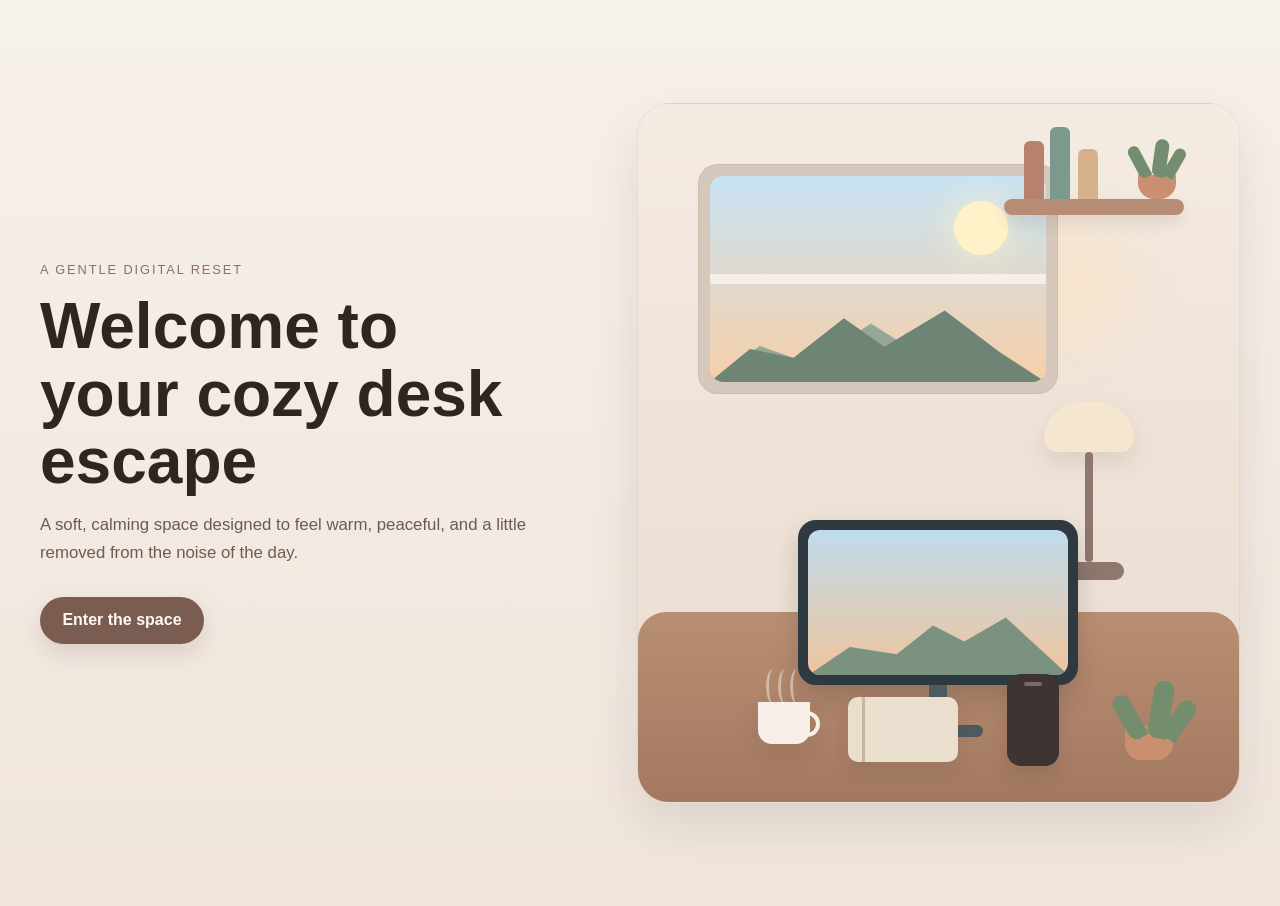
<file: index.html>
<!DOCTYPE html>
<html lang="en">
  <head>
    <meta charset="UTF-8" />
    <meta name="viewport" content="width=device-width, initial-scale=1.0" />
    <title>Cozy Desk Escape</title>
    <href:camping.html> </href:camping.html>
    <link rel="stylesheet" href="style.css" />
  </head>
  <body>
    <main class="page">
      <section class="hero">
        <div class="hero-text">
          <p class="eyebrow">a gentle digital reset</p>
          <h1>Welcome to your cozy desk escape</h1>
          <p class="description">
            A soft, calming space designed to feel warm, peaceful, and a little
            removed from the noise of the day.
          </p>
          <a href="#desk-scene" class="button">Enter the space</a>
        </div>

        <div class="desk-wrapper" id="desk-scene">
          <div class="wall-glow"></div>

          <div class="window">
            <div class="window-frame">
              <div class="sky"></div>
              <div class="mountains mountain-back"></div>
              <div class="mountains mountain-front"></div>
              <div class="sun"></div>
            </div>
          </div>

          <div class="shelf">
            <div class="book book-1"></div>
            <div class="book book-2"></div>
            <div class="book book-3"></div>
            <div class="plant-small">
              <span class="pot"></span>
              <span class="leaf leaf-1"></span>
              <span class="leaf leaf-2"></span>
              <span class="leaf leaf-3"></span>
            </div>
          </div>

          <div class="lamp">
            <div class="lamp-shade"></div>
            <div class="lamp-neck"></div>
            <div class="lamp-base"></div>
          </div>

          <div class="desk">
            <div class="monitor">
              <div class="monitor-screen">
                <div class="screen-view"></div>
              </div>
              <div class="monitor-stand"></div>
            </div>

            <div class="mug">
              <div class="steam steam-1"></div>
              <div class="steam steam-2"></div>
              <div class="steam steam-3"></div>
            </div>

            <div class="notebook"></div>
            <div class="phone"></div>

            <div class="plant">
              <span class="pot"></span>
              <span class="leaf leaf-1"></span>
              <span class="leaf leaf-2"></span>
              <span class="leaf leaf-3"></span>
            </div>
          </div>
        </div>
      </section>
    </main>
  </body>
</html>
</file>
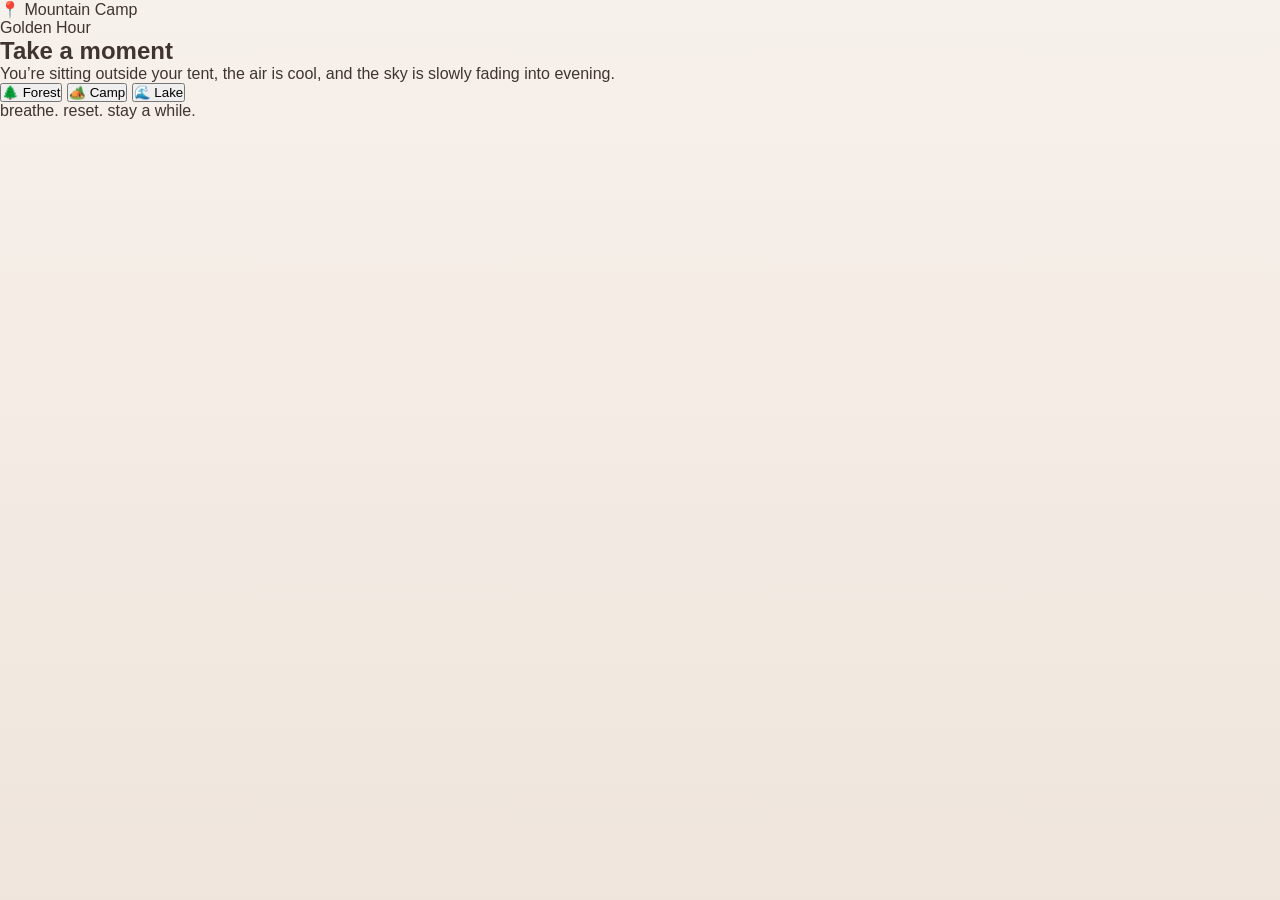
<file: camping.html>
<!DOCTYPE html>
<html lang="en">
<head>
  <meta charset="UTF-8" />
  <meta name="viewport" content="width=device-width, initial-scale=1.0" />
  <title>Camping Escape</title>
  <link rel="stylesheet" href="style.css" />
</head>
<body class="camping-body">

  <div class="overlay"></div>

  <main class="camping-container">

    <header class="top-bar">
      <p class="location">📍 Mountain Camp</p>
      <p class="time">Golden Hour</p>
    </header>

    <section class="center-content">
      <h1>Take a moment</h1>
      <p class="subtitle">
        You’re sitting outside your tent, the air is cool, and the sky is slowly fading into evening.
      </p>
    </section>

    <section class="bottom-bar">
      <div class="controls">
        <button>🌲 Forest</button>
        <button>🏕️ Camp</button>
        <button>🌊 Lake</button>
      </div>

      <p class="note">breathe. reset. stay a while.</p>
    </section>

  </main>

</body>
</html>
</file>
<file: style.css>
/* RESET */
* {
  margin: 0;
  padding: 0;
  box-sizing: border-box;
}

html {
  scroll-behavior: smooth;
}

body {
  font-family: "Segoe UI", Tahoma, Geneva, Verdana, sans-serif;
  background: linear-gradient(180deg, #f7f1eb 0%, #efe5dc 100%);
  color: #3f342f;
  min-height: 100vh;
}

/* PAGE LAYOUT */
.page {
  min-height: 100vh;
  padding: 3rem 1.5rem;
}

.hero {
  max-width: 1200px;
  margin: 0 auto;
  display: grid;
  grid-template-columns: 1fr 1.1fr;
  gap: 3rem;
  align-items: center;
  min-height: 90vh;
}

.hero-text {
  max-width: 500px;
}

.eyebrow {
  text-transform: uppercase;
  letter-spacing: 0.12rem;
  font-size: 0.8rem;
  color: #8b6f63;
  margin-bottom: 1rem;
}

.hero-text h1 {
  font-size: clamp(2.4rem, 5vw, 4.5rem);
  line-height: 1.05;
  margin-bottom: 1rem;
  color: #2f2521;
}

.description {
  font-size: 1.05rem;
  line-height: 1.7;
  color: #6f5a51;
  margin-bottom: 1.8rem;
}

.button {
  display: inline-block;
  text-decoration: none;
  background: #7a5c50;
  color: #fffaf7;
  padding: 0.9rem 1.4rem;
  border-radius: 999px;
  font-weight: 600;
  transition: transform 0.25s ease, background 0.25s ease;
  box-shadow: 0 10px 25px rgba(122, 92, 80, 0.18);
}

.button:hover {
  background: #674a3f;
  transform: translateY(-2px);
}

/* DESK SCENE */
.desk-wrapper {
  position: relative;
  height: 700px;
  border-radius: 32px;
  background: linear-gradient(180deg, #f4ebe3 0%, #eadbce 100%);
  overflow: hidden;
  box-shadow: 0 20px 50px rgba(79, 57, 48, 0.12);
  border: 1px solid rgba(120, 93, 80, 0.08);
}

.wall-glow {
  position: absolute;
  top: 70px;
  right: 60px;
  width: 220px;
  height: 220px;
  background: radial-gradient(circle, rgba(255, 222, 173, 0.4) 0%, rgba(255, 222, 173, 0) 70%);
  filter: blur(10px);
}

/* WINDOW */
.window {
  position: absolute;
  top: 60px;
  left: 60px;
  width: 360px;
  height: 230px;
  background: #d7c8bc;
  border-radius: 20px;
  padding: 12px;
  box-shadow: inset 0 0 0 1px rgba(90, 70, 60, 0.08);
}

.window-frame {
  position: relative;
  width: 100%;
  height: 100%;
  border-radius: 14px;
  overflow: hidden;
  background: linear-gradient(180deg, #cfe4f4 0%, #f8d9b8 100%);
}

.window-frame::before,
.window-frame::after {
  content: "";
  position: absolute;
  background: rgba(255, 250, 245, 0.7);
}

.window-frame::before {
  top: 0;
  left: 50%;
  transform: translateX(-50%);
  width: 10px;
  height: 100%;
}

.window-frame::after {
  top: 50%;
  left: 0;
  transform: translateY(-50%);
  width: 100%;
  height: 10px;
}

.sky {
  position: absolute;
  inset: 0;
  background: linear-gradient(180deg, #c8e3f4 0%, #f7cfa8 100%);
}

.sun {
  position: absolute;
  top: 25px;
  right: 38px;
  width: 54px;
  height: 54px;
  background: #fff2c8;
  border-radius: 50%;
  box-shadow: 0 0 35px rgba(255, 242, 200, 0.85);
}

.mountains {
  position: absolute;
  bottom: 0;
  width: 100%;
}

.mountain-back {
  height: 90px;
  background: #8ca395;
  clip-path: polygon(0 100%, 15% 60%, 30% 80%, 48% 35%, 65% 75%, 78% 50%, 100% 100%);
  opacity: 0.9;
}

.mountain-front {
  height: 110px;
  background: #6e8576;
  clip-path: polygon(0 100%, 12% 70%, 25% 78%, 40% 42%, 52% 68%, 70% 35%, 86% 72%, 100% 100%);
}

/* SHELF */
.shelf {
  position: absolute;
  top: 95px;
  right: 55px;
  width: 180px;
  height: 16px;
  background: #b68d74;
  border-radius: 20px;
  box-shadow: 0 8px 15px rgba(77, 55, 45, 0.12);
}

.book {
  position: absolute;
  bottom: 16px;
  width: 20px;
  border-radius: 6px 6px 0 0;
}

.book-1 {
  left: 20px;
  height: 58px;
  background: #b7816d;
}

.book-2 {
  left: 46px;
  height: 72px;
  background: #7b9a8d;
}

.book-3 {
  left: 74px;
  height: 50px;
  background: #d5b28c;
}

/* LAMP */
.lamp {
  position: absolute;
  right: 90px;
  bottom: 180px;
  width: 120px;
  height: 220px;
}

.lamp-shade {
  width: 90px;
  height: 50px;
  background: #f5e6cf;
  border-radius: 50px 50px 18px 18px;
  margin: 0 auto;
  box-shadow: 0 10px 25px rgba(80, 60, 45, 0.12);
}

.lamp-neck {
  width: 8px;
  height: 110px;
  background: #8f776d;
  margin: 0 auto;
  border-radius: 10px;
}

.lamp-base {
  width: 70px;
  height: 18px;
  background: #8f776d;
  margin: 0 auto;
  border-radius: 999px;
}

/* DESK */
.desk {
  position: absolute;
  bottom: 0;
  left: 0;
  width: 100%;
  height: 190px;
  background: linear-gradient(180deg, #b98f73 0%, #a27860 100%);
  border-top-left-radius: 28px;
  border-top-right-radius: 28px;
}

.monitor {
  position: absolute;
  left: 50%;
  transform: translateX(-50%);
  bottom: 75px;
  width: 280px;
}

.monitor-screen {
  width: 280px;
  height: 165px;
  background: #2f3940;
  border-radius: 18px;
  padding: 10px;
  box-shadow: 0 12px 24px rgba(35, 35, 35, 0.18);
}

.screen-view {
  width: 100%;
  height: 100%;
  border-radius: 12px;
  background: linear-gradient(180deg, #bfdced 0%, #efc49c 100%);
  position: relative;
  overflow: hidden;
}

.screen-view::before {
  content: "";
  position: absolute;
  bottom: 0;
  width: 100%;
  height: 55%;
  background: #7a927f;
  clip-path: polygon(0 100%, 16% 65%, 34% 74%, 48% 38%, 60% 58%, 76% 28%, 100% 100%);
}

.monitor-stand {
  width: 18px;
  height: 42px;
  background: #4e5a61;
  margin: 0 auto;
  position: relative;
}

.monitor-stand::after {
  content: "";
  position: absolute;
  bottom: -10px;
  left: 50%;
  transform: translateX(-50%);
  width: 90px;
  height: 12px;
  background: #4e5a61;
  border-radius: 999px;
}

/* MUG */
.mug {
  position: absolute;
  left: 120px;
  bottom: 58px;
  width: 52px;
  height: 42px;
  background: #f6efe8;
  border-radius: 0 0 14px 14px;
  box-shadow: 0 10px 20px rgba(80, 60, 45, 0.12);
}

.mug::after {
  content: "";
  position: absolute;
  right: -10px;
  top: 9px;
  width: 16px;
  height: 18px;
  border: 4px solid #f6efe8;
  border-left: none;
  border-radius: 0 14px 14px 0;
}

.steam {
  position: absolute;
  bottom: 40px;
  width: 14px;
  height: 35px;
  border-radius: 50%;
  border-left: 3px solid rgba(255, 255, 255, 0.6);
  opacity: 0.7;
}

.steam-1 {
  left: 8px;
}

.steam-2 {
  left: 20px;
}

.steam-3 {
  left: 32px;
}

/* NOTEBOOK */
.notebook {
  position: absolute;
  left: 210px;
  bottom: 40px;
  width: 110px;
  height: 65px;
  background: #eadfcf;
  border-radius: 10px;
  box-shadow: 0 10px 16px rgba(80, 60, 45, 0.1);
}

.notebook::before {
  content: "";
  position: absolute;
  left: 14px;
  top: 0;
  width: 3px;
  height: 100%;
  background: #c9b69d;
}

/* PHONE */
.phone {
  position: absolute;
  right: 180px;
  bottom: 36px;
  width: 52px;
  height: 92px;
  background: #3d3433;
  border-radius: 14px;
  box-shadow: 0 10px 16px rgba(80, 60, 45, 0.15);
}

.phone::before {
  content: "";
  position: absolute;
  top: 8px;
  left: 50%;
  transform: translateX(-50%);
  width: 18px;
  height: 4px;
  background: #786a68;
  border-radius: 999px;
}

/* PLANTS */
.plant,
.plant-small {
  position: absolute;
}

.plant {
  right: 55px;
  bottom: 42px;
  width: 70px;
  height: 95px;
}

.plant-small {
  right: 0;
  bottom: 16px;
  width: 55px;
  height: 70px;
}

.pot {
  position: absolute;
  bottom: 0;
  left: 50%;
  transform: translateX(-50%);
  width: 48px;
  height: 34px;
  background: #c98f6f;
  border-radius: 0 0 16px 16px;
}

.plant-small .pot {
  width: 38px;
  height: 24px;
}

.leaf {
  position: absolute;
  bottom: 22px;
  background: #738d6e;
  border-radius: 50px 50px 0 50px;
  transform-origin: bottom center;
}

.plant .leaf-1 {
  width: 18px;
  height: 48px;
  left: 18px;
  transform: rotate(-30deg);
}

.plant .leaf-2 {
  width: 20px;
  height: 58px;
  left: 32px;
  transform: rotate(10deg);
}

.plant .leaf-3 {
  width: 18px;
  height: 44px;
  left: 44px;
  transform: rotate(35deg);
}

.plant-small .leaf-1 {
  width: 12px;
  height: 34px;
  left: 12px;
  transform: rotate(-28deg);
}

.plant-small .leaf-2 {
  width: 14px;
  height: 38px;
  left: 22px;
  transform: rotate(8deg);
}

.plant-small .leaf-3 {
  width: 12px;
  height: 32px;
  left: 32px;
  transform: rotate(30deg);
}

/* RESPONSIVE */
@media (max-width: 980px) {
  .hero {
    grid-template-columns: 1fr;
    gap: 2rem;
  }

  .hero-text {
    max-width: 100%;
    text-align: center;
  }

  .desk-wrapper {
    height: 620px;
  }

  .window {
    width: 300px;
    height: 200px;
    left: 30px;
  }
}

@media (max-width: 640px) {
  .page {
    padding: 1.2rem;
  }

  .hero-text h1 {
    font-size: 2.5rem;
  }

  .description {
    font-size: 1rem;
  }

  .desk-wrapper {
    height: 540px;
    border-radius: 24px;
  }

  .window {
    width: 240px;
    height: 165px;
    top: 30px;
    left: 20px;
  }

  .shelf {
    top: 55px;
    right: 20px;
    width: 135px;
  }

  .lamp {
    right: 25px;
    transform: scale(0.85);
    transform-origin: bottom right;
  }

  .monitor {
    transform: translateX(-50%) scale(0.85);
    transform-origin: bottom center;
  }

  .mug,
  .notebook,
  .phone,
  .plant {
    transform: scale(0.85);
    transform-origin: bottom left;
  }

  .mug {
    left: 50px;
  }

  .notebook {
    left: 125px;
  }

  .phone {
    right: 110px;
  }

  .plant {
    right: 18px;
  }

  /* RESET */
* {
  margin: 0;
  padding: 0;
  box-sizing: border-box;
}

/* BODY BACKGROUND */
.camping-body {
  height: 100vh;
  font-family: "Inter", system-ui, sans-serif;
  color: #f5f3ef;

  background: url("https://images.unsplash.com/photo-1501785888041-af3ef285b470?q=80&w=2070&auto=format&fit=crop") no-repeat center center/cover;

  position: relative;
  overflow: hidden;
}

/* DARK OVERLAY FOR MOOD */
.overlay {
  position: absolute;
  inset: 0;
  background: linear-gradient(
    to top,
    rgba(20, 15, 10, 0.75),
    rgba(20, 15, 10, 0.3),
    rgba(20, 15, 10, 0.6)
  );
  backdrop-filter: blur(1px);
}

/* MAIN LAYOUT */
.camping-container {
  position: relative;
  z-index: 2;
  height: 100%;
  display: flex;
  flex-direction: column;
  justify-content: space-between;
  padding: 2rem;
}

/* TOP BAR */
.top-bar {
  display: flex;
  justify-content: space-between;
  font-size: 0.9rem;
  opacity: 0.8;
  letter-spacing: 0.05em;
}

/* CENTER TEXT */
.center-content {
  text-align: center;
  max-width: 600px;
  margin: 0 auto;
}

.center-content h1 {
  font-size: clamp(2.5rem, 5vw, 4rem);
  font-weight: 500;
  margin-bottom: 1rem;
}

.subtitle {
  font-size: 1.1rem;
  line-height: 1.6;
  opacity: 0.85;
}

/* BOTTOM BAR */
.bottom-bar {
  display: flex;
  flex-direction: column;
  align-items: center;
  gap: 1.5rem;
}

/* BUTTONS */
.controls {
  display: flex;
  gap: 1rem;
}

.controls button {
  background: rgba(255, 255, 255, 0.08);
  border: 1px solid rgba(255, 255, 255, 0.15);
  padding: 0.7rem 1.2rem;
  border-radius: 999px;
  color: #fff;
  font-size: 0.9rem;
  backdrop-filter: blur(6px);
  cursor: pointer;
  transition: all 0.25s ease;
}

.controls button:hover {
  background: rgba(255, 255, 255, 0.2);
  transform: translateY(-2px);
}

/* FOOT NOTE */
.note {
  font-size: 0.8rem;
  opacity: 0.6;
  letter-spacing: 0.1em;
}

/* RESPONSIVE */
@media (max-width: 600px) {
  .camping-container {
    padding: 1.5rem;
  }

  .controls {
    flex-wrap: wrap;
    justify-content: center;
  }

  .center-content h1 {
    font-size: 2.2rem;
  }

  .subtitle {
    font-size: 1rem;
  }
}
}
</file>
